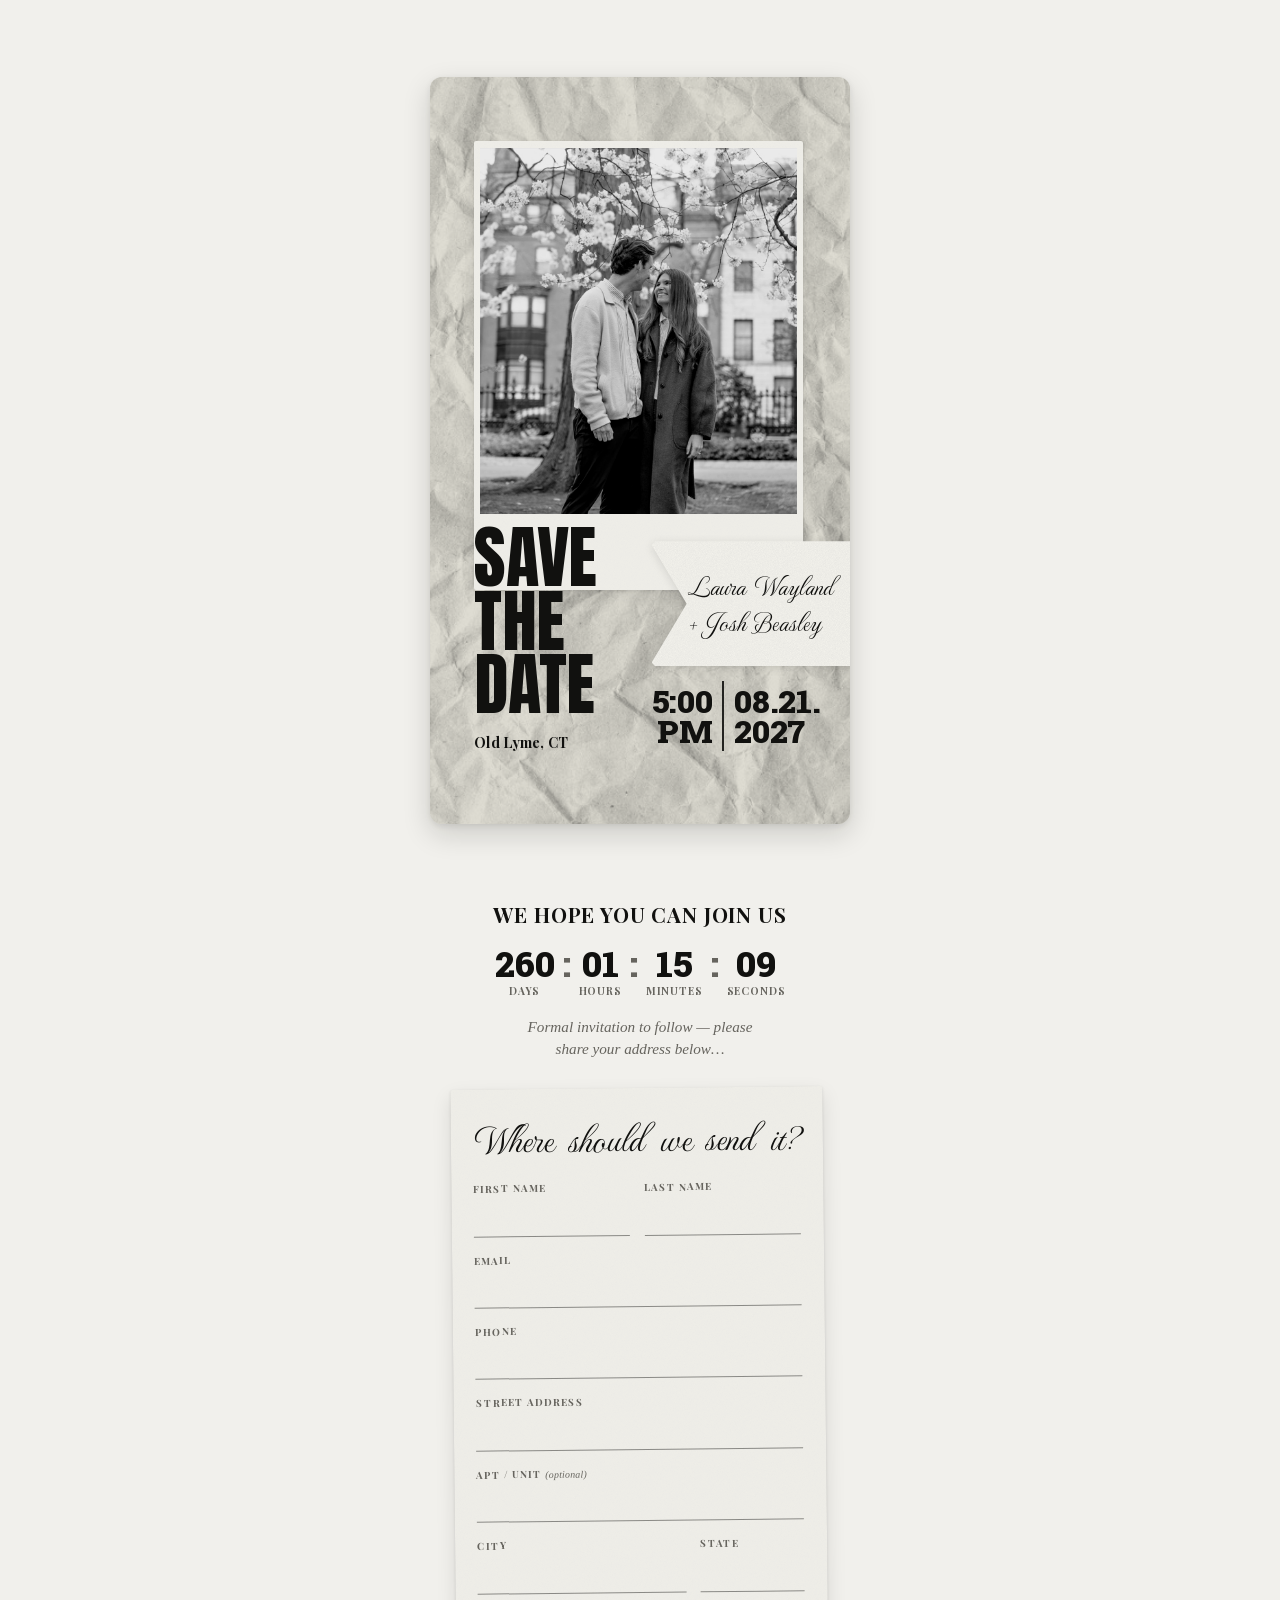
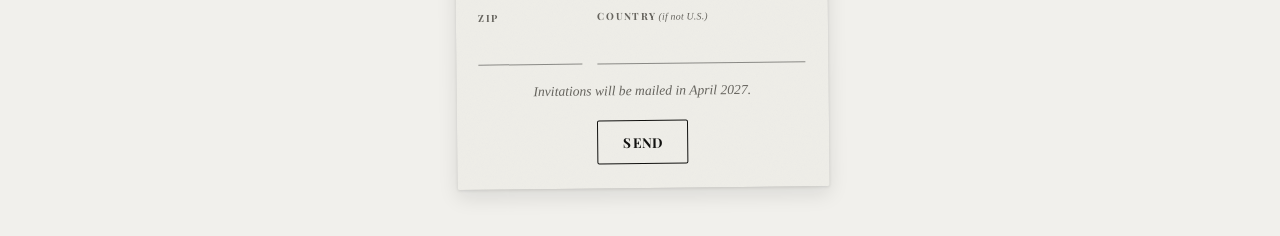
<file: index.html>
<!DOCTYPE html>
<html lang="en">
<head>
  <meta charset="UTF-8">
  <meta name="viewport" content="width=device-width, initial-scale=1.0, viewport-fit=cover">
  <title>Laura Wayland &amp; Josh Beasley — Save the Date — August 21, 2027</title>
  <meta name="description" content="Save the date for Laura Wayland &amp; Josh Beasley’s wedding on August 21, 2027 at 5 PM in Old Lyme, Connecticut.">

  <meta property="og:title" content="Laura Wayland &amp; Josh Beasley — Save the Date — August 21, 2027">
  <meta property="og:description" content="Save the date for Laura Wayland &amp; Josh Beasley’s wedding on August 21, 2027 at 5 PM in Old Lyme, Connecticut.">
  <meta property="og:image" content="https://www.lauraandjosh.com/assets/og-image.jpg">
  <meta property="og:image:width" content="1200">
  <meta property="og:image:height" content="630">
  <meta property="og:url" content="https://www.lauraandjosh.com/">
  <meta property="og:type" content="website">

  <meta name="twitter:card" content="summary_large_image">
  <meta name="twitter:title" content="Laura Wayland &amp; Josh Beasley — Save the Date — August 21, 2027">
  <meta name="twitter:description" content="Save the date for Laura Wayland &amp; Josh Beasley’s wedding on August 21, 2027 at 5 PM in Old Lyme, Connecticut.">
  <meta name="twitter:image" content="https://www.lauraandjosh.com/assets/og-image.jpg">

  <link rel="icon" type="image/png" sizes="32x32" href="assets/favicon-32.png">
  <link rel="icon" type="image/png" sizes="16x16" href="assets/favicon-16.png">
  <link rel="apple-touch-icon" sizes="180x180" href="assets/apple-touch-icon.png">

  <link rel="stylesheet" href="styles.css">
</head>
<body>

<!-- Arms the entrance animation before the poster paints, so there is no
     flash of the assembled state before it animates in. If this script
     doesn't run (JS disabled) or the visitor prefers reduced motion, the
     poster simply renders fully assembled — see styles.css defaults. -->
<script>
  (function () {
    try {
      if (!window.matchMedia || !window.matchMedia('(prefers-reduced-motion: reduce)').matches) {
        document.documentElement.classList.add('anim-armed');
      }
    } catch (e) {}
  })();
</script>

<main class="stage">
  <article class="poster" id="poster" aria-label="Save the date invitation">

    <!-- textured paper background -->
    <div class="layer paper-bg" aria-hidden="true"></div>

    <!-- photo + frame -->
    <div class="layer photo-layer" data-anim="photo">
      <div class="photo-frame">
        <div class="photo-aperture">
          <!-- Photo replacement point: change this src to the real photo.
               object-position controls the crop focus (currently centered). -->
          <img
            id="couple-photo"
            class="photo-img"
            src="assets/couple-photo.jpg"
            alt="Laura Wayland and Josh Beasley"
            style="object-position: 50% 32%;"
            onerror="this.onerror=null;this.src='assets/photo-placeholder.svg';">
        </div>
      </div>
    </div>

    <!-- headline (animates as one cohesive block, not line-by-line) -->
    <h1 class="layer headline" data-anim="headline">
      <span class="sr-only">Save the date</span>
      <span class="headline-line" aria-hidden="true">SAVE</span>
      <span class="headline-line" aria-hidden="true">THE</span>
      <span class="headline-line" aria-hidden="true">DATE</span>
    </h1>

    <!-- torn strip with names -->
    <div class="layer names-strip">
      <div class="strip-paper" data-anim="strip" aria-hidden="true"></div>
      <p class="strip-text" data-anim="names">
        <span class="name-line">Laura Wayland</span>
        <span class="name-line">+ Josh Beasley</span>
      </p>
    </div>

    <!-- time / date (animates as one cohesive block) -->
    <div class="layer timedate">
      <div class="td-group" data-anim="timedate" aria-hidden="true">
        <div class="td-col">
          <span class="td-line">5:00</span>
          <span class="td-line">PM</span>
        </div>
        <div class="td-sep"></div>
        <div class="td-col">
          <span class="td-line">08.21.</span>
          <span class="td-line">2027</span>
        </div>
      </div>
      <p class="sr-only">
        Wedding date, time, and location:
        <time datetime="2027-08-21">August 21, 2027</time> at 5 PM in Old Lyme, Connecticut.
      </p>
    </div>

    <!-- location (abbreviated to fit the space beside the time/date block;
         the full name is still announced via the sr-only text above) -->
    <p class="layer location-line" data-anim="location" aria-hidden="true">Old Lyme, CT</p>

  </article>
</main>

<section class="join-section" aria-label="Join us">
  <p class="join-heading">We hope you can join us</p>

  <div class="countdown"
       id="countdown"
       aria-live="off"
       aria-atomic="true"
       aria-label="Countdown to the wedding">
    <div class="cd-group">
      <span class="cd-num" id="cd-days">000</span>
      <span class="cd-unit">Days</span>
    </div>
    <span class="cd-sep" aria-hidden="true">:</span>
    <div class="cd-group">
      <span class="cd-num" id="cd-hours">00</span>
      <span class="cd-unit">Hours</span>
    </div>
    <span class="cd-sep" aria-hidden="true">:</span>
    <div class="cd-group">
      <span class="cd-num" id="cd-minutes">00</span>
      <span class="cd-unit">Minutes</span>
    </div>
    <span class="cd-sep" aria-hidden="true">:</span>
    <div class="cd-group">
      <span class="cd-num" id="cd-seconds">00</span>
      <span class="cd-unit">Seconds</span>
    </div>
  </div>

  <p class="join-body">Formal invitation to follow &mdash; please share your address below&hellip;</p>

  <!-- Address form. Submits straight to the Google Form (see script.js,
       "Address form") — nothing is stored on this site. The entry.* IDs
       in script.js map these fields to the Google Form's questions. -->
  <div class="address-card" id="address-card">
    <form class="address-form" id="address-form" hidden>
      <p class="af-title">Where should we send it?</p>

      <div class="af-row">
        <label class="af-field">
          <span class="af-label">First name</span>
          <input name="first" type="text" autocomplete="given-name" required>
        </label>
        <label class="af-field">
          <span class="af-label">Last name</span>
          <input name="last" type="text" autocomplete="family-name" required>
        </label>
      </div>

      <label class="af-field">
        <span class="af-label">Email</span>
        <input name="email" type="email" autocomplete="email" required>
      </label>

      <label class="af-field">
        <span class="af-label">Phone</span>
        <input name="phone" type="tel" autocomplete="tel" required>
      </label>

      <label class="af-field">
        <span class="af-label">Street address</span>
        <input name="street" type="text" autocomplete="address-line1" required>
      </label>

      <label class="af-field">
        <span class="af-label">Apt / Unit <em>(optional)</em></span>
        <input name="unit" type="text" autocomplete="address-line2">
      </label>

      <div class="af-row">
        <label class="af-field af-grow">
          <span class="af-label">City</span>
          <input name="city" type="text" autocomplete="address-level2" required>
        </label>
        <label class="af-field af-narrow">
          <span class="af-label">State</span>
          <input name="state" type="text" autocomplete="address-level1" required>
        </label>
      </div>

      <div class="af-row">
        <label class="af-field af-narrow">
          <span class="af-label">ZIP</span>
          <input name="zip" type="text" autocomplete="postal-code" inputmode="numeric" required>
        </label>
        <label class="af-field af-grow">
          <span class="af-label">Country <em>(if not U.S.)</em></span>
          <input name="country" type="text" autocomplete="country-name">
        </label>
      </div>

      <p class="af-note">Invitations will be mailed in April 2027.</p>

      <button class="address-btn af-submit" type="submit">Send</button>
      <p class="af-error" id="af-error" role="alert" hidden>
        Something went wrong &mdash; please try again, or use
        <a href="https://forms.gle/V6bKL78ozwmJopm16" target="_blank" rel="noopener noreferrer">this form</a>.
      </p>
    </form>

    <div class="af-thanks" id="af-thanks" tabindex="-1" hidden>
      <p class="af-thanks-script">Thank you<span id="af-thanks-name"></span>!</p>
      <p class="af-thanks-body">Keep an eye on your mailbox.</p>
    </div>

    <!-- Shown only if JavaScript is off (script.js reveals the form). -->
    <a class="address-btn"
       id="address-fallback"
       href="https://forms.gle/V6bKL78ozwmJopm16"
       target="_blank"
       rel="noopener noreferrer">Share your address</a>
  </div>
</section>

<script src="script.js" defer></script>
</body>
</html>
</file>
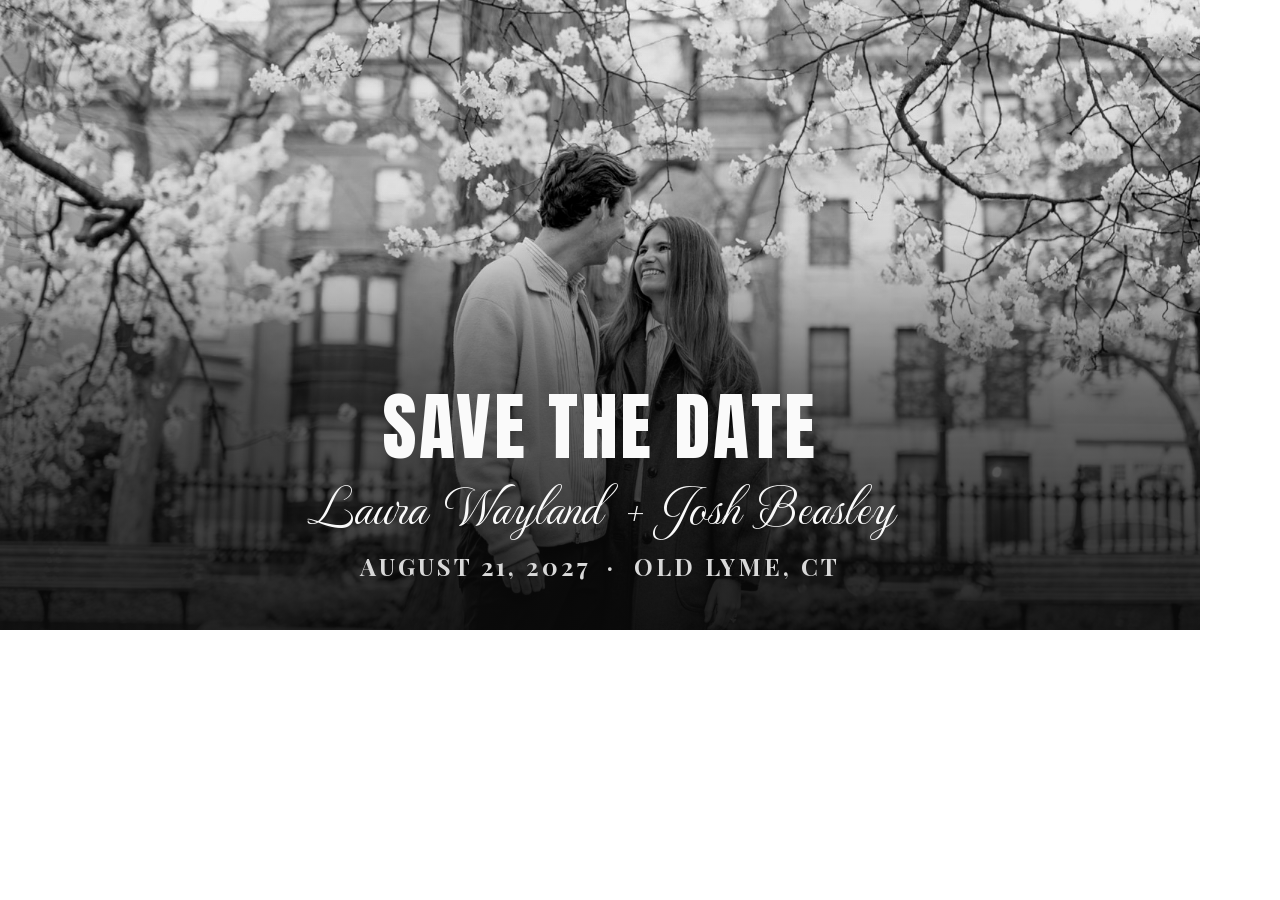
<file: tools/og-image-template.html>
<!DOCTYPE html>
<!--
  Template for generating assets/og-image.jpg (the link-preview image shown
  when the site's URL is texted/shared). Not part of the live site — this is
  a dev-only tool, rendered once with a headless browser to produce a static
  1200x630 image, matching the names styling in the poster itself.

  To regenerate after a content/style change (e.g. the names change, or the
  photo changes):
    1. Edit the content/styles below to match the current poster.
    2. Screenshot it at exactly 1200x630 with a headless browser, e.g.
       (from the repo root, with Playwright available):
         node -e "
           const { chromium } = require('playwright');
           (async () => {
             const browser = await chromium.launch();
             const page = await browser.newPage({ viewport: { width: 1200, height: 630 } });
             await page.goto('file://' + process.cwd() + '/tools/og-image-template.html');
             await page.screenshot({ path: 'assets/og-image.jpg' });
             await browser.close();
           })();
         "
    3. The screenshot saves as PNG bytes even with a .jpg extension — convert
       properly, e.g. on macOS: sips -s format jpeg -s formatOptions 85
       assets/og-image.jpg --out assets/og-image.jpg
-->
<html>
<head>
<meta charset="UTF-8">
<style>
@font-face {
  font-family: 'Anton';
  src: url('../assets/fonts/anton-latin.woff2') format('woff2');
}
@font-face {
  font-family: 'MonteCarlo';
  src: url('../assets/fonts/montecarlo-latin.woff2') format('woff2');
}
@font-face {
  font-family: 'Roboto Slab';
  font-weight: 900;
  src: url('../assets/fonts/roboto-slab-latin.woff2') format('woff2');
}
@font-face {
  font-family: 'Playfair Display';
  font-weight: 700;
  src: url('../assets/fonts/playfair-display-latin-700.woff2') format('woff2');
}

* { margin: 0; padding: 0; box-sizing: border-box; }

html, body {
  width: 1200px;
  height: 630px;
  overflow: hidden;
}

.card {
  position: relative;
  width: 1200px;
  height: 630px;
  background-image: url('../assets/couple-photo.jpg');
  background-size: cover;
  background-position: 50% 28%;
  filter: grayscale(100%) contrast(1.05);
}

.overlay {
  position: absolute;
  inset: 0;
  background: linear-gradient(to top, rgba(17,17,15,0.88) 0%, rgba(17,17,15,0.55) 38%, rgba(17,17,15,0.05) 62%, rgba(17,17,15,0) 100%);
}

.content {
  position: absolute;
  left: 0;
  right: 0;
  bottom: 48px;
  display: flex;
  flex-direction: column;
  align-items: center;
  text-align: center;
  color: #F5F4EE;
}

.headline {
  font-family: 'Anton', sans-serif;
  font-size: 74px;
  letter-spacing: 0.04em;
  line-height: 1;
  text-transform: uppercase;
}

.names {
  margin-top: 14px;
  font-family: 'MonteCarlo', cursive;
  word-spacing: 0.15em;
  font-weight: 400;
  font-size: 54px;
  line-height: 1;
}

.details {
  margin-top: 18px;
  font-family: 'Playfair Display', serif;
  font-weight: 700;
  font-size: 24px;
  letter-spacing: 0.12em;
  text-transform: uppercase;
  color: #D8D5C9;
}
</style>
</head>
<body>
  <div class="card">
    <div class="overlay"></div>
    <div class="content">
      <div class="headline">Save the Date</div>
      <div class="names">Laura Wayland + Josh Beasley</div>
      <div class="details">August 21, 2027 &nbsp;·&nbsp; Old Lyme, CT</div>
    </div>
  </div>
</body>
</html>
</file>
<file: styles.css>
/* ───────────────────────────────────────────────────────────
   Josh & Laura — Save the Date
   Paper-collage invitation poster.

   Coordinate system: all layer positions below are derived from a
   360 × 640 reference poster (see comments) and expressed as container
   query units (cqw = % of poster width, cqh = % of poster height) so
   the whole composition scales fluidly with the poster's real size.
   Animation timings live in the "Entrance animation" section, keyed to
   each element's [data-anim] attribute (see script.js).
   ─────────────────────────────────────────────────────────── */

@font-face {
  font-family: 'Anton';
  font-style: normal;
  font-weight: 400;
  font-display: swap;
  src: url('assets/fonts/anton-latin.woff2') format('woff2');
}

@font-face {
  font-family: 'MonteCarlo';
  font-style: normal;
  font-weight: 400;
  font-display: swap;
  src: url('assets/fonts/montecarlo-latin.woff2') format('woff2');
}

@font-face {
  font-family: 'Roboto Slab';
  font-style: normal;
  font-weight: 700 900;
  font-display: swap;
  src: url('assets/fonts/roboto-slab-latin.woff2') format('woff2');
}

@font-face {
  font-family: 'Playfair Display';
  font-style: normal;
  font-weight: 700;
  font-display: swap;
  src: url('assets/fonts/playfair-display-latin-700.woff2') format('woff2');
}

:root {
  --page-bg: #F1F0EC;
  --poster-base: #DEDCD2;
  --paper-light: #F5F4EE;
  --ink: #11110F;
  --ink-muted: #66645E;

  --ease-settle: cubic-bezier(0.22, 1, 0.36, 1);

  --poster-width: min(92vw, 420px);
  --poster-radius: clamp(8px, 2.4cqw, 12px);
}

* { box-sizing: border-box; }

/* Classes that set display (e.g. .address-btn, .address-form) would
   otherwise override the hidden attribute. */
[hidden] { display: none !important; }

html, body {
  margin: 0;
  padding: 0;
}

body {
  background: var(--page-bg);
  color: var(--ink);
  font-family: Georgia, 'Times New Roman', serif;
  -webkit-font-smoothing: antialiased;
}

.stage {
  min-height: 100vh;
  min-height: 100dvh;
  display: flex;
  flex-direction: column;
  align-items: center;
  justify-content: center;
  gap: 1.25rem;
  padding: max(2rem, env(safe-area-inset-top)) max(1rem, env(safe-area-inset-right))
           max(2rem, env(safe-area-inset-bottom)) max(1rem, env(safe-area-inset-left));
}

/* ─── Poster ─────────────────────────────────────────────── */

.poster {
  position: relative;
  width: var(--poster-width);
  aspect-ratio: 9 / 16;
  container-type: size;
  container-name: poster;
  overflow: hidden;
  border-radius: var(--poster-radius);
  background: var(--poster-base);
  box-shadow: 0 10px 28px rgba(17, 17, 15, 0.16), 0 2px 6px rgba(17, 17, 15, 0.08);
  isolation: isolate;
}

.layer {
  position: absolute;
  inset: 0;
}

/* ─── Paper background ──────────────────────────────────── */

.paper-bg {
  background-color: var(--poster-base);
  background-image: url('assets/paper-texture-photo.jpg');
  background-size: cover;
  background-position: center;
  background-repeat: no-repeat;
  /* Multiply tints the photo's bright whites toward the warm ivory
     palette while keeping its fold/shadow detail intact. */
  background-blend-mode: multiply;
  z-index: 1;
}

/* ─── Photo + frame ──────────────────────────────────────── */
/* reference: x 38 y 55 w 282 h 385 of 360×640 */

.photo-layer {
  z-index: 2;
}

.photo-frame {
  position: absolute;
  left: 10.556cqw;
  top: 8.594cqh;
  width: 78.333cqw;
  height: 60.156cqh;
  background: var(--paper-light);
  background-image: url('assets/paper-grain.svg');
  background-size: 180px 180px;
  background-blend-mode: multiply;
  box-shadow: 0 1px 3px rgba(17, 17, 15, 0.10), 0 6px 14px rgba(17, 17, 15, 0.08);
  border-radius: 2px;
}

/* aperture: x 43 y 61 w 272 h 314 -> offsets within the frame */
.photo-aperture {
  position: absolute;
  left: 1.773%;
  top: 1.558%;
  width: 96.454%;
  height: 81.558%;
  overflow: hidden;
  background: #87857d;
}

.photo-img {
  display: block;
  width: 100%;
  height: 100%;
  object-fit: cover;
  filter: grayscale(100%) contrast(1.05);
}

/* ─── Headline ───────────────────────────────────────────── */
/* reference: x 38 y 385 w 160 h 195 */

.headline {
  z-index: 3;
  left: 10.556cqw;
  top: 60.156cqh;
  width: 44.444cqw;
  height: 30.469cqh;
  margin: 0;
  display: flex;
  flex-direction: column;
  justify-content: flex-start;
}

.headline-line {
  font-family: 'Anton', 'Arial Narrow', sans-serif;
  font-weight: 400;
  font-size: 16.4cqw;
  line-height: 0.92;
  letter-spacing: -0.01em;
  color: var(--ink);
  text-transform: uppercase;
}

/* ─── Torn names strip ───────────────────────────────────── */
/* reference: x 190 y 398 w 200 h 107 (extends past right edge, clipped by .poster) */

.names-strip {
  z-index: 4;
  left: 52.778cqw;
  top: 62.188cqh;
  width: 55.556cqw;
  height: 16.719cqh;
}

.strip-paper {
  position: absolute;
  inset: 0;
  /* The shadow lives here and the paper + cut shape on ::before, so the
     shadow traces the ribbon's outline (a clip-path on the same element
     would clip its own shadow away). That outline is what keeps the
     upper tail visible where it overlaps the same-colored photo frame. */
  filter: drop-shadow(0 2px 4px rgba(17, 17, 15, 0.12));
}

.strip-paper::before {
  content: '';
  position: absolute;
  inset: 0;
  background: var(--paper-light);
  background-image: url('assets/paper-grain.svg');
  background-size: 140px 140px;
  background-blend-mode: multiply;
  /* Swallowtail ribbon end: two points with a V notch cut between
     them. The extra vertices at each tip bevel it slightly so the
     points read as cut ribbon rather than razor-sharp. */
  clip-path: polygon(
    100% 0%,
    1.5% 0%, 0% 3%,
    15% 50%,
    0% 97%, 1.5% 100%,
    100% 100%
  );
}

.strip-text {
  position: absolute;
  inset: 0;
  margin: 0;
  display: flex;
  flex-direction: column;
  align-items: flex-start;
  justify-content: center;
  padding-left: 15%;
  padding-right: 9%;
  font-family: 'MonteCarlo', 'Brush Script MT', cursive;
  font-weight: 400;
  font-size: 6.3cqw;
  word-spacing: 0.15em; /* MonteCarlo's own spaces nearly vanish */
  line-height: 1.35;
  white-space: nowrap;
  color: var(--ink);
}

.name-line { display: block; }

/* ─── Time / date ────────────────────────────────────────── */
/* reference: x 190 y 518 w 170 h 60 — tucked right under the names strip */

.timedate {
  z-index: 5;
  left: 52.778cqw;
  top: 80.938cqh;
  width: 47.222cqw;
  height: 9.375cqh;
}

.td-group {
  display: flex;
  align-items: center;
  height: 100%;
  gap: 5%;
}

.td-col {
  display: flex;
  flex-direction: column;
  line-height: 0.95;
}

/* "5" over "PM": right-aligned so both lines sit flush against the
   separator. */
.td-col:first-child {
  align-items: flex-end;
}

/* Both rows of each column share one size/weight/color — the video
   reference has no big/small hierarchy here, just two equal lines. */
.td-line {
  font-family: 'Roboto Slab', Georgia, serif;
  font-weight: 900;
  font-size: 7.6cqw;
  letter-spacing: -0.01em;
  color: var(--ink);
}

.td-sep {
  width: 2px;
  align-self: stretch;
  background: var(--ink);
  opacity: 0.9;
}

/* ─── Location ───────────────────────────────────────────── */
/* Sits under the headline's last line, in the leftover space beside the
   time/date block — bottom-anchored (top:auto + bottom) so its baseline
   lines up with the bottom of the time/date text rather than the box
   below it, instead of being pinned from the top with a growing gap. */

.location-line {
  z-index: 5;
  left: 10.556cqw;
  top: auto;
  bottom: 9.69cqh;
  width: 40cqw;
  margin: 0;
  text-align: left;
  font-family: 'Playfair Display', Georgia, serif;
  font-weight: 700;
  font-size: 3.4cqw;
  line-height: 1.15;
  letter-spacing: 0.01em;
  color: var(--ink);
}

/* ─── Accessibility utility ──────────────────────────────── */

.sr-only {
  position: absolute;
  width: 1px;
  height: 1px;
  padding: 0;
  margin: -1px;
  overflow: hidden;
  clip: rect(0, 0, 0, 0);
  white-space: nowrap;
  border: 0;
}

/* ─── Entrance animation ─────────────────────────────────────
   Default state (no JS, or JS present but <html> lacks
   .anim-armed): everything is fully visible, no transforms.
   This is the complete, readable composition — the page never
   depends on JavaScript or animation to convey information.

   When <html class="anim-armed"> is present (set synchronously
   by the inline script in index.html, skipped entirely under
   prefers-reduced-motion), the elements below start from an
   off-state. Adding .is-playing to .poster (script.js) then
   transitions each one to its final state; transition-delay
   staggers the reveal per the timing table in the brief.
   ─────────────────────────────────────────────────────────── */

/* Every [data-anim] element starts hidden. Location has no opacity
   transition defined below (only clip-path), so its opacity just
   jumps straight to 1 the instant .is-playing is added — it stays
   invisible until its clip-path reveal starts, same practical effect
   as a fade would have had, without fighting the override's
   specificity (an earlier :not() exclusion here briefly broke the
   opacity:1 override for every element — do not reintroduce it). */
html.anim-armed [data-anim] {
  opacity: 0;
}

/* Findings from frame-by-frame pixel analysis of the reference video
   (ffmpeg → numpy, tracking sub-pixel glyph edges over time), which
   corrected several wrong assumptions in earlier passes:
     - photo + headline: fade/scale only, position stays put (no slide)
     - names + time/date: fade AND slide straight down from above
       (they start noticeably higher and settle down into place —
       not a scale-from-center "pop")
     - location: NOT a fade at all — it's a hard-edged left-to-right
       reveal (clip-path), already fully opaque the instant any of it
       is visible — a wipe, not a fade
     - after the whole cascade settles, the inner content keeps a
       slow, continuous "breathing" zoom (~4% scale, smooth ease,
       repeating every ~5s, confirmed by matching measurements at
       t=5.0s/10.0s to the decimal) — see the .breathe rules below

   Durations here run slower than the raw video timing on purpose —
   matched-to-the-video pacing still read as too quick in review, so
   the whole cascade was stretched out further for a calmer feel. */

html.anim-armed [data-anim="photo"] {
  transform: scale(0.96);
  transform-origin: center;
}
html.anim-armed [data-anim="headline"] {
  transform: scale(0.93);
  transform-origin: left center;
}
html.anim-armed [data-anim="strip"] {
  transform: scale(0.95);
  transform-origin: right center;
}
html.anim-armed [data-anim="names"] {
  transform: translateY(-26px) scale(0.97);
  /* Right-anchored so the breathing zoom grows the names leftward into
     the ribbon's notch space; anchored left, the end of "Wayland" was
     pushed past the poster's clipped right edge at peak scale. */
  transform-origin: right center;
}
html.anim-armed [data-anim="timedate"] {
  transform: translateY(-26px) scale(0.97);
  transform-origin: left center;
}

/* Location: hard clip-path wipe, left to right. Always opacity:1 —
   revealed text is immediately fully opaque, only the mask moves.
   Scoped to .anim-armed only, same as the opacity rules above, so the
   default (no-JS / pre-reduced-motion-check) state is simply visible. */
html.anim-armed .location-line {
  clip-path: inset(0 100% 0 0);
}
.poster.is-playing .location-line {
  clip-path: inset(0 0% 0 0);
}

.poster.is-playing [data-anim] {
  opacity: 1;
  transform: none;
}

.poster.is-playing [data-anim="photo"] {
  transition: opacity 1300ms var(--ease-settle) 0ms,
              transform 1300ms var(--ease-settle) 0ms;
}

.poster.is-playing [data-anim="headline"] {
  transition: opacity 1200ms var(--ease-settle) 250ms,
              transform 1200ms var(--ease-settle) 250ms;
}

.poster.is-playing [data-anim="strip"] {
  transition: opacity 1100ms var(--ease-settle) 900ms,
              transform 1100ms var(--ease-settle) 900ms;
}

.poster.is-playing [data-anim="names"] {
  transition: opacity 1000ms var(--ease-settle) 1500ms,
              transform 1000ms ease-out 1500ms;
}

.poster.is-playing [data-anim="timedate"] {
  transition: opacity 950ms var(--ease-settle) 2100ms,
              transform 950ms ease-out 2100ms;
}

.poster.is-playing .location-line {
  transition: clip-path 1100ms ease-out 2700ms;
}

@media (prefers-reduced-motion: reduce) {
  html.anim-armed [data-anim] {
    opacity: 1;
    transform: none;
  }
  html.anim-armed .location-line {
    clip-path: none;
  }
}

/* ─── Continuous breathing zoom ──────────────────────────────
   Added only after the entrance cascade fully completes (script.js
   adds .breathe once the last transition ends), so it never fights
   the entrance transitions above — its 0% keyframe matches the
   entrance's resting scale(1), making the handoff seamless. */

@keyframes breathe {
  0%, 100% { transform: scale(1); }
  50% { transform: scale(1.035); }
}

.poster.breathe [data-anim="photo"],
.poster.breathe [data-anim="headline"],
.poster.breathe [data-anim="strip"],
.poster.breathe [data-anim="names"],
.poster.breathe [data-anim="timedate"] {
  animation: breathe 5000ms ease-in-out infinite;
}

@media (prefers-reduced-motion: reduce) {
  .poster.breathe [data-anim] {
    animation: none;
  }
}

/* ─── Small-screen legibility ────────────────────────────── */

@media (max-width: 340px) {
  .headline-line { font-size: 17.5cqw; }
  .td-line { font-size: 8.2cqw; }
  .location-line { font-size: 3.8cqw; }
}

/* ─── Short / landscape viewports: allow scrolling ───────── */

@media (max-height: 560px) {
  .stage {
    justify-content: flex-start;
    overflow-y: auto;
  }
}

/* ─── Join-us / countdown section ────────────────────────────
   Lives below the poster in normal document flow (a sibling of
   <main>, not inside the centered hero), so it simply appears as
   the visitor scrolls down rather than competing with the poster
   for the first viewport. */

.join-section {
  max-width: 420px;
  margin: 0 auto;
  padding: 0 1.5rem max(3rem, env(safe-area-inset-bottom));
  display: flex;
  flex-direction: column;
  align-items: center;
  text-align: center;
  gap: 1.1rem;
}

.join-heading {
  margin: 0;
  font-family: 'Playfair Display', Georgia, serif;
  font-weight: 700;
  font-size: clamp(1.05rem, 4vw, 1.3rem);
  letter-spacing: 0.04em;
  text-transform: uppercase;
  color: var(--ink);
}

.countdown {
  display: flex;
  align-items: flex-start;
  justify-content: center;
  flex-wrap: wrap;
  gap: 0.4rem 0.5rem;
  max-width: 100%;
}

.cd-group {
  display: flex;
  flex-direction: column;
  align-items: center;
}

.cd-num {
  font-family: 'Roboto Slab', Georgia, serif;
  font-weight: 900;
  font-size: clamp(0.85rem, 7vw, 2.2rem);
  line-height: 1;
  color: var(--ink);
  font-variant-numeric: tabular-nums;
}

.cd-unit {
  margin-top: 0.3em;
  font-family: 'Playfair Display', Georgia, serif;
  font-weight: 700;
  font-size: 0.65rem;
  letter-spacing: 0.08em;
  text-transform: uppercase;
  color: var(--ink-muted);
}

.cd-sep {
  font-family: 'Roboto Slab', Georgia, serif;
  font-weight: 900;
  font-size: clamp(0.85rem, 7vw, 2.2rem);
  line-height: 1;
  color: var(--ink-muted);
}

.join-body {
  margin: 0;
  max-width: 32ch;
  font-family: Georgia, 'Times New Roman', serif;
  font-style: italic;
  font-size: 0.95rem;
  line-height: 1.5;
  color: var(--ink-muted);
}

.address-btn {
  display: inline-block;
  max-width: 100%;
  box-sizing: border-box;
  margin-top: 0.3rem;
  padding: 0.85em 1.8em;
  min-height: 44px;
  font-family: 'Playfair Display', Georgia, serif;
  font-weight: 700;
  font-size: 0.85rem;
  letter-spacing: 0.08em;
  text-transform: uppercase;
  text-decoration: none;
  color: var(--ink);
  background: transparent;
  border: 1.5px solid var(--ink);
  border-radius: 2px;
  transition: background-color 200ms ease, color 200ms ease;
}

.address-btn:hover {
  background: var(--ink);
  color: var(--paper-light);
}

.address-btn:focus-visible {
  outline: 2px solid var(--ink);
  outline-offset: 3px;
}

/* ─── Address form ───────────────────────────────────────────
   A piece of the poster's paper laid on the page: same ivory stock
   and grain as the photo frame, a slight collage tilt, with fields
   written on ruled ink lines. The card styling only applies once
   script.js marks it .is-ready — without JS, the plain fallback link
   to the Google Form shows instead. */

.address-card {
  width: 100%;
  display: flex;
  flex-direction: column;
  align-items: center;
}

.address-card.is-ready {
  margin-top: 0.6rem;
  padding: 1.6rem 1.4rem 1.5rem;
  background: var(--paper-light);
  background-image: url('assets/paper-grain.svg');
  background-size: 180px 180px;
  background-blend-mode: multiply;
  box-shadow: 0 1px 3px rgba(17, 17, 15, 0.10), 0 8px 20px rgba(17, 17, 15, 0.10);
  border-radius: 2px;
  transform: rotate(-0.6deg);
  text-align: left;
}

.address-form {
  width: 100%;
  container-type: inline-size; /* lets .af-title size to the form's width */
  display: flex;
  flex-direction: column;
  gap: 1rem;
}

.af-title {
  margin: 0 0 0.2rem;
  text-align: center;
  font-family: 'MonteCarlo', 'Brush Script MT', cursive;
  font-weight: 400;
  /* One line at every width: scales down with the form (cqi) rather
     than wrapping, capped at 2.5rem on wider screens. */
  font-size: min(2.5rem, 12cqi);
  word-spacing: 0.15em;
  line-height: 1.2;
  white-space: nowrap;
  color: var(--ink);
}

.af-row {
  display: flex;
  gap: 0.9rem;
}

.af-row > .af-field { flex: 1 1 0; min-width: 0; }
.af-row > .af-grow { flex: 2 1 0; }
.af-row > .af-narrow { flex: 1 1 0; }

.af-field {
  display: flex;
  flex-direction: column;
  gap: 0.15rem;
}

.af-label {
  font-family: 'Playfair Display', Georgia, serif;
  font-weight: 700;
  font-size: 0.62rem;
  letter-spacing: 0.1em;
  text-transform: uppercase;
  color: var(--ink-muted);
}

.af-label em {
  font-family: Georgia, 'Times New Roman', serif;
  font-weight: 400;
  font-style: italic;
  letter-spacing: 0.02em;
  text-transform: none;
}

.af-field input {
  width: 100%;
  min-width: 0;
  min-height: 40px;
  padding: 0.35rem 0.1rem;
  font-family: Georgia, 'Times New Roman', serif;
  font-size: 1rem; /* ≥16px keeps iOS from zooming on focus */
  color: var(--ink);
  background: transparent;
  border: 0;
  border-bottom: 1.5px solid rgba(17, 17, 15, 0.45);
  border-radius: 0;
  outline: none;
  -webkit-appearance: none;
  appearance: none;
  transition: border-color 200ms ease;
}

.af-field input:focus {
  border-bottom-color: var(--ink);
  box-shadow: 0 1.5px 0 var(--ink);
}

.af-field input:user-invalid {
  border-bottom-color: #9A3B2E;
  box-shadow: 0 1.5px 0 #9A3B2E;
}

/* Keep browser autofill from painting the fields yellow/blue. */
.af-field input:-webkit-autofill {
  -webkit-box-shadow: 0 0 0 40px var(--paper-light) inset;
  -webkit-text-fill-color: var(--ink);
}

.af-note {
  margin: 0.2rem 0 0;
  text-align: center;
  font-family: Georgia, 'Times New Roman', serif;
  font-style: italic;
  font-size: 0.85rem;
  color: var(--ink-muted);
}

.af-submit {
  align-self: center;
  cursor: pointer;
}

.af-submit:disabled {
  opacity: 0.55;
  cursor: progress;
}

.af-error {
  margin: 0;
  text-align: center;
  font-family: Georgia, 'Times New Roman', serif;
  font-size: 0.85rem;
  color: #9A3B2E;
}

.af-error a { color: inherit; }

.af-thanks {
  padding: 0.6rem 0;
  text-align: center;
  outline: none;
}

.af-thanks-script {
  margin: 0;
  font-family: 'MonteCarlo', 'Brush Script MT', cursive;
  font-weight: 400;
  font-size: clamp(2.3rem, 10vw, 2.9rem);
  word-spacing: 0.15em;
  line-height: 1.2;
  color: var(--ink);
}

.af-thanks-body {
  margin: 0.4rem 0 0;
  font-family: 'Playfair Display', Georgia, serif;
  font-weight: 700;
  font-size: 0.75rem;
  letter-spacing: 0.1em;
  text-transform: uppercase;
  color: var(--ink-muted);
}

@media (max-width: 360px) {
  .af-row { flex-direction: column; gap: 1rem; }
}
</file>
